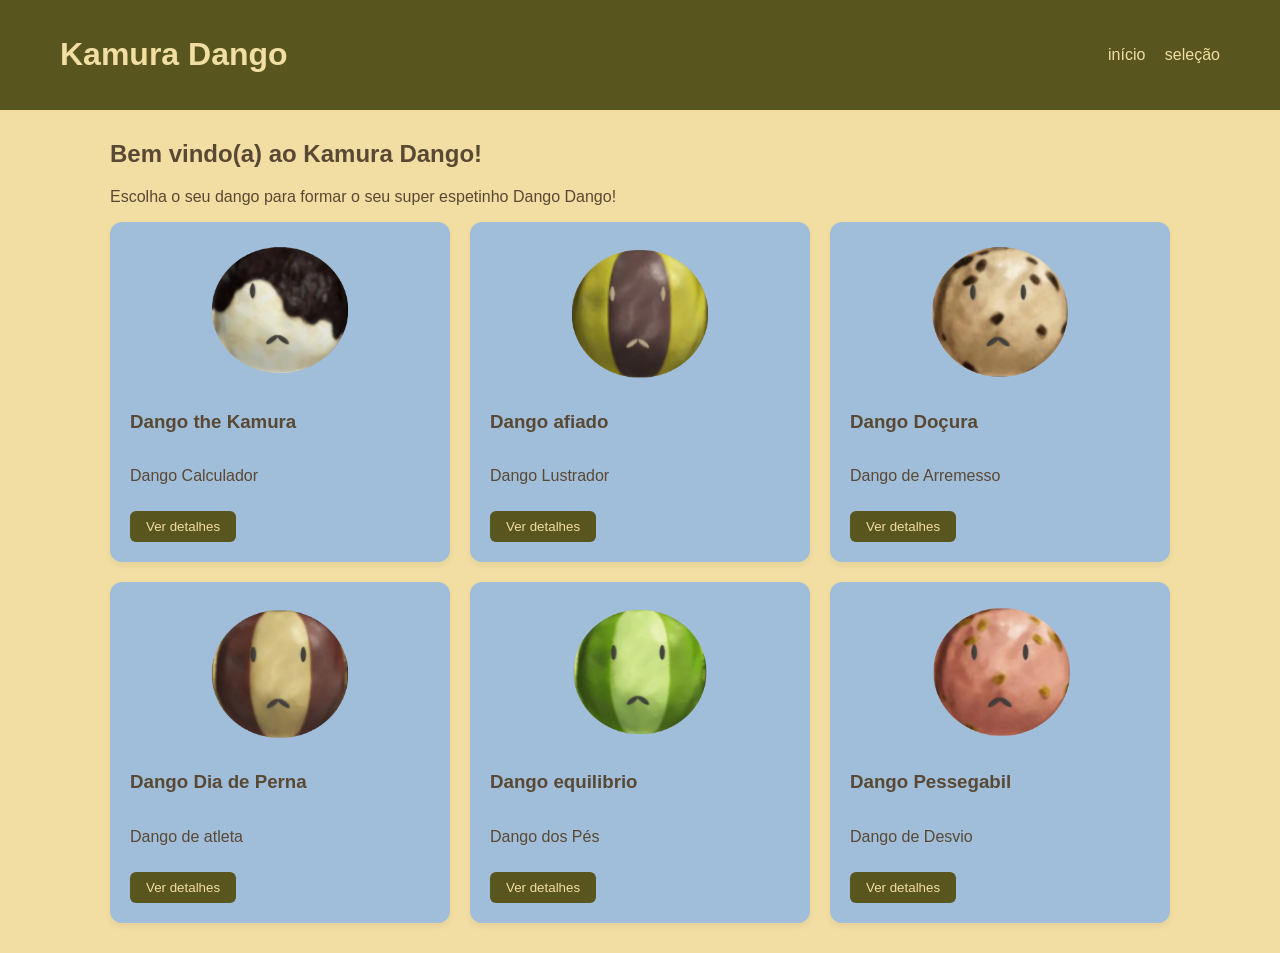
<file: index.html>
<!DOCTYPE html>
<html lang="pt-br">
<head>
    <meta charset="UTF-8">
    <meta name="viewport" content="width=device-width, initial-scale=1.0">
    <meta http-equiv="X-UA-Compatible" content="ie=edge">
    <link rel="stylesheet" href="src/css/style.css?v=1">
    <title>Kamura Dango</title>
</head>
<body>
    <header>
        <h1>Kamura Dango</h1>
        <nav>
            <a href="index.html">início</a>
            <a href="src/html/formulario.html"> seleção</a>
        </nav>
    </header>

    <main class="principal">

        <section>
            <h2>Bem vindo(a) ao Kamura Dango!</h2>
            <p>Escolha o seu dango para formar o seu super espetinho Dango Dango!</p>
        </section>


        <!--MENU DOS DANGOS-->

        <section class="produtos">

            <div class="card">
                <abbr title="Kamura">
                    <a href="src/html/kamuraDango.html">
                        <img src="src/imagens/kamura_dango.png" alt="Dango the Kamura">
                    </a>
                </abbr>

                <h3>Dango the Kamura</h3>
                <p>Dango Calculador</p>
                <a href="src/html/kamuraDango.html">
                    <button class="dangoBotao">Ver detalhes</button>
                </a>
            </div>

            <div class="card">
                <abbr title="afiado">
                    <a href="src/html/afiadoDango.html">
                        <img src="src/imagens/afiado_dango.png" alt="Dango afiado">
                    </a>
                </abbr>

                <h3>Dango afiado</h3>
                <p>Dango Lustrador</p>
                <a href="src/html/afiadoDango.html">
                    <button class="dangoBotao">Ver detalhes</button>
                </a>
            </div>

            <div class="card">
                <abbr title="docura">
                    <a href="src/html/docuraDango.html">
                        <img src="src/imagens/docura_dango.png" alt="Dango docura">
                    </a>
                </abbr>

                <h3>Dango Doçura</h3>
                <p>Dango de Arremesso</p>
                <a href="src/html/docuraDango.html">
                    <button class="dangoBotao">Ver detalhes</button>
                </a>
            </div>

            <div class="card">
                <abbr title="diadeperna">
                    <a href="src/html/diadepernaDango.html">
                        <img src="src/imagens/diadeperna_dango.png" alt="Dango dia de perna">
                    </a>
                </abbr>

                <h3>Dango Dia de Perna</h3>
                <p>Dango de atleta</p>
                <a href="src/html/diadepernaDango.html">
                    <button class="dangoBotao">Ver detalhes</button>
                </a>
            </div>

            <div class="card">
                <abbr title="equilibrio">
                    <a href="src/html/equilibrioDango.html">
                        <img src="src/imagens/equilibrio_dango.png" alt="Dango equilibrio">
                    </a>
                </abbr>

                <h3>Dango equilibrio</h3>
                <p>Dango dos Pés</p>
                <a href="src/html/equilibrioDango.html">
                    <button class="dangoBotao">Ver detalhes</button>
                </a>
            </div>

            <div class="card">
                <abbr title="pessegabil">
                    <a href="src/html/pessegabil.html">
                        <img src="src/imagens/pessegábil_dango.png" alt="Dango pessegabil">
                    </a>
                </abbr>
                <h3>Dango Pessegabil</h3>
                <p>Dango de Desvio</p>
                <a href="src/html/pessegabil.html">
                    <button class="dangoBotao">Ver detalhes</button>
                </a>
            </div>
        </section>

    </main>

    <!--CONECTAR AO JAVASCRIPT PARA AS INTERAÇÕES COM OS DANGOS-->
    <script src="src/js/script.js"></script>
    
</body>
</html>
</file>
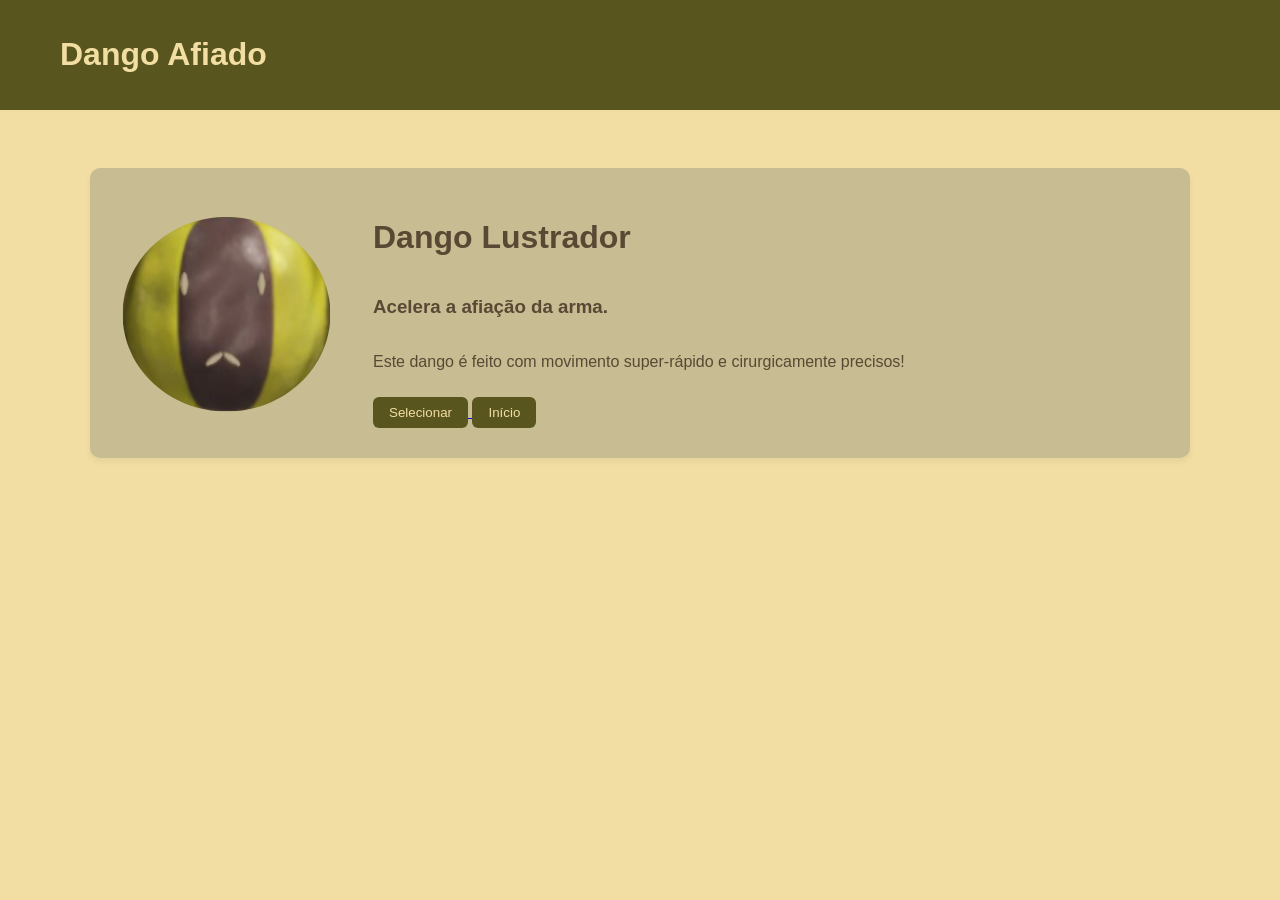
<file: src/html/afiadoDango.html>
<!DOCTYPE html>
<html lang="pt-br">
<head>
    <meta charset="UTF-8">
    <meta name="viewport" content="width=device-width, initial-scale=1.0">
    <meta http-equiv="X-UA-Compatible" content="ie=edge">
    <link rel="stylesheet" href="../css/style.css?v=1">
    <title>Dango Afiado</title>
</head>
<body>
    <header>
        <h1>Dango Afiado</h1>
    </header>
    <br>

    <main class="detalhes">
        <abbr title="Dango Afiado">
            <img src="../imagens/afiado_dango.png" alt="Dango Afiado">
        </abbr>

        <div class="detalheTexto">
            <h1>Dango Lustrador</h1>
            <h3>Acelera a afiação da arma.</h3>
            <p>Este dango é feito com movimento super-rápido e cirurgicamente precisos!</p>
        
            <nav>
                <a href="formulario.html">
                    <button class="dangoBotao">Selecionar</button>
                </a>
                <a href="../../index.html">
                    <button class="newpage">Início</button>
                </a>
            </nav>
        </div>
    </main>

    <!--CONECTAR AO JAVASCRIPT PARA AS INTERAÇÕES COM OS DANGOS-->
    <script src="../js/script.js?v=2"></script>
    
</body>
</html>
</file>
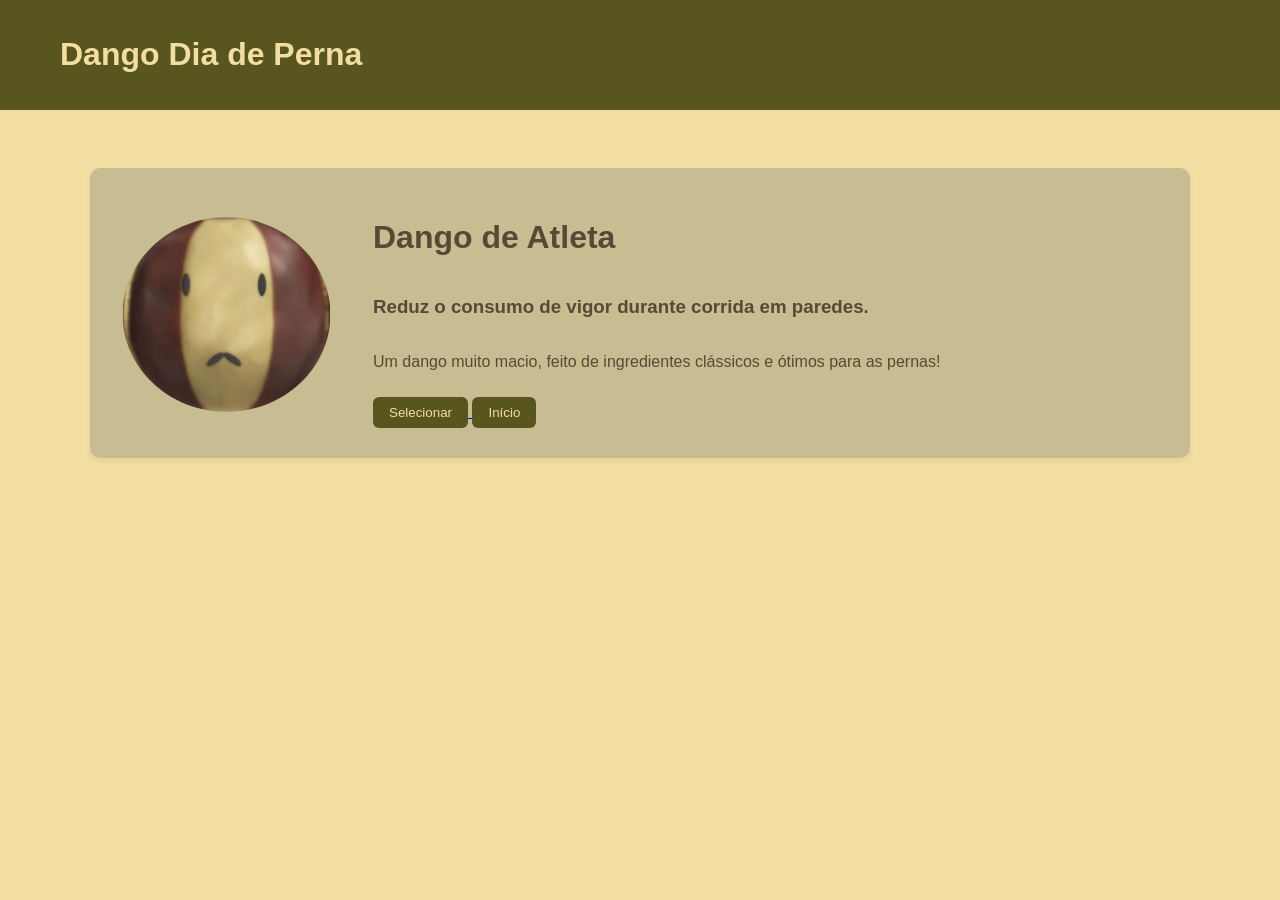
<file: src/html/diadepernaDango.html>
<!DOCTYPE html>
<html lang="pt-br">
<head>
    <meta charset="UTF-8">
    <meta name="viewport" content="width=device-width, initial-scale=1.0">
    <meta http-equiv="X-UA-Compatible" content="ie=edge">
    <link rel="stylesheet" href="../css/style.css?v=1">
    <title>Dango Dia de Perna</title>
</head>
<body>
    <header>
        <h1>Dango Dia de Perna</h1>
    </header>
    <br>

    <main class="detalhes">
        <abbr title="Dango Dia de Perna">
            <img src="../imagens/diadeperna_dango.png" alt="Dango Dia de Perna">
        </abbr>

        <div class="detalheTexto">
            <h1>Dango de Atleta</h1>
            <h3>Reduz o consumo de vigor durante corrida em paredes.</h3>
            <p>Um dango muito macio, feito de ingredientes clássicos e ótimos para as pernas!</p>
        
            <nav>
                <a href="formulario.html">
                    <button class="dangoBotao">Selecionar</button>
                </a>
                <a href="../../index.html">
                    <button class="newpage">Início</button>
                </a>
            </nav>
        </div>
    </main>

    <!--CONECTAR AO JAVASCRIPT PARA AS INTERAÇÕES COM OS DANGOS-->
    <script src="../js/script.js?v=2"></script>
    
</body>
</html>
</file>
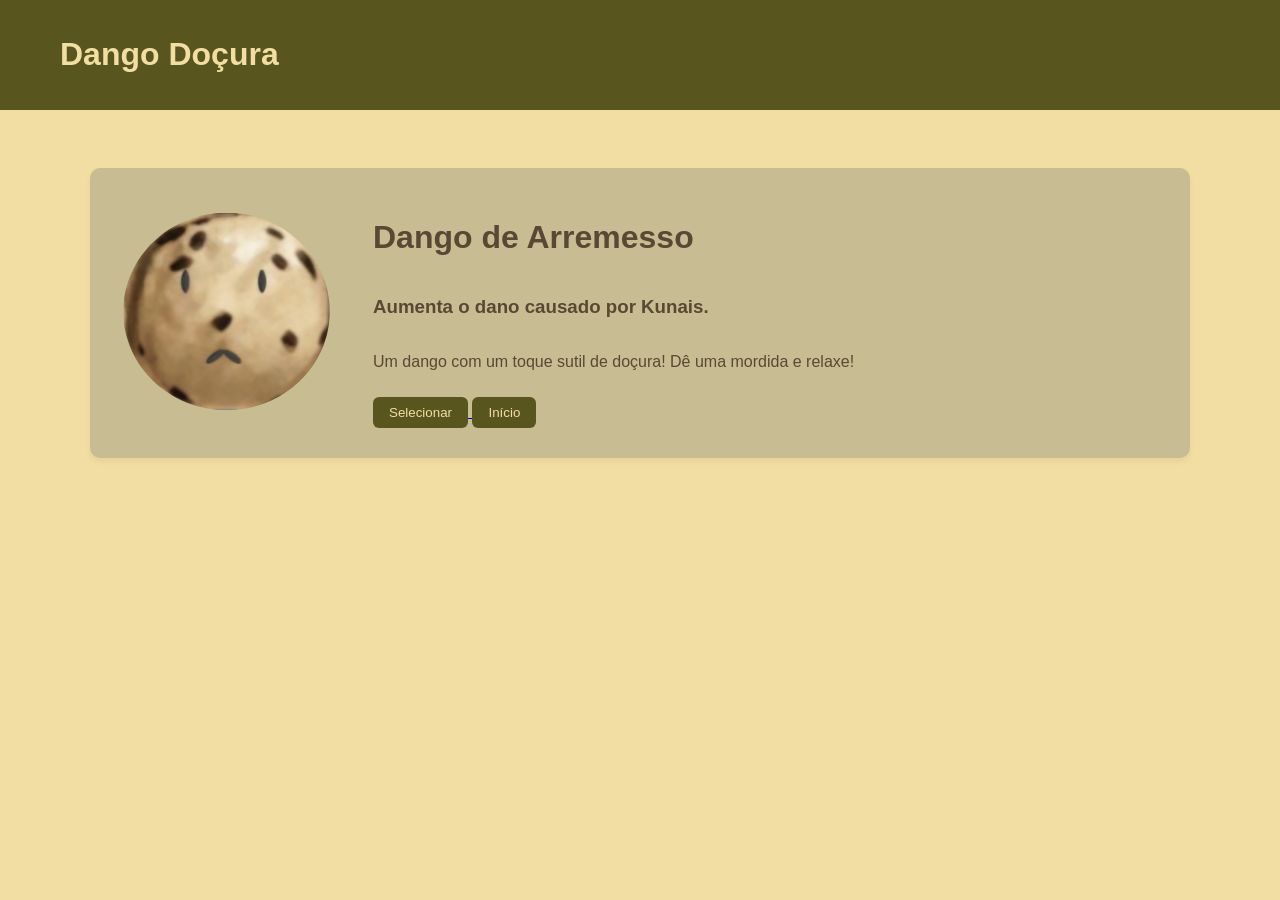
<file: src/html/docuraDango.html>
<!DOCTYPE html>
<html lang="pt-br">
<head>
    <meta charset="UTF-8">
    <meta name="viewport" content="width=device-width, initial-scale=1.0">
    <meta http-equiv="X-UA-Compatible" content="ie=edge">
    <link rel="stylesheet" href="../css/style.css?v=1">
    <title>Dango Doçura</title>
</head>
<body>
    <header>
        <h1>Dango Doçura</h1>
    </header>
    <br>

    <main class="detalhes">
        <abbr title="Dango docura">
            <img src="../imagens/docura_dango.png" alt="Dango Docura">
        </abbr>

        <div class="detalheTexto">
            <h1>Dango de Arremesso</h1>
            <h3>Aumenta o dano causado por Kunais.</h3>
            <p>Um dango com um toque sutil de doçura! Dê uma mordida e relaxe!</p>
        
            <nav>
                <a href="formulario.html">
                    <button class="dangoBotao">Selecionar</button>
                </a>
                <a href="../../index.html">
                    <button class="newpage">Início</button>
                </a>
            </nav>
        </div>
    </main>

    <!--CONECTAR AO JAVASCRIPT PARA AS INTERAÇÕES COM OS DANGOS-->
    <script src="../js/script.js?v=2"></script>
    
</body>
</html>
</file>
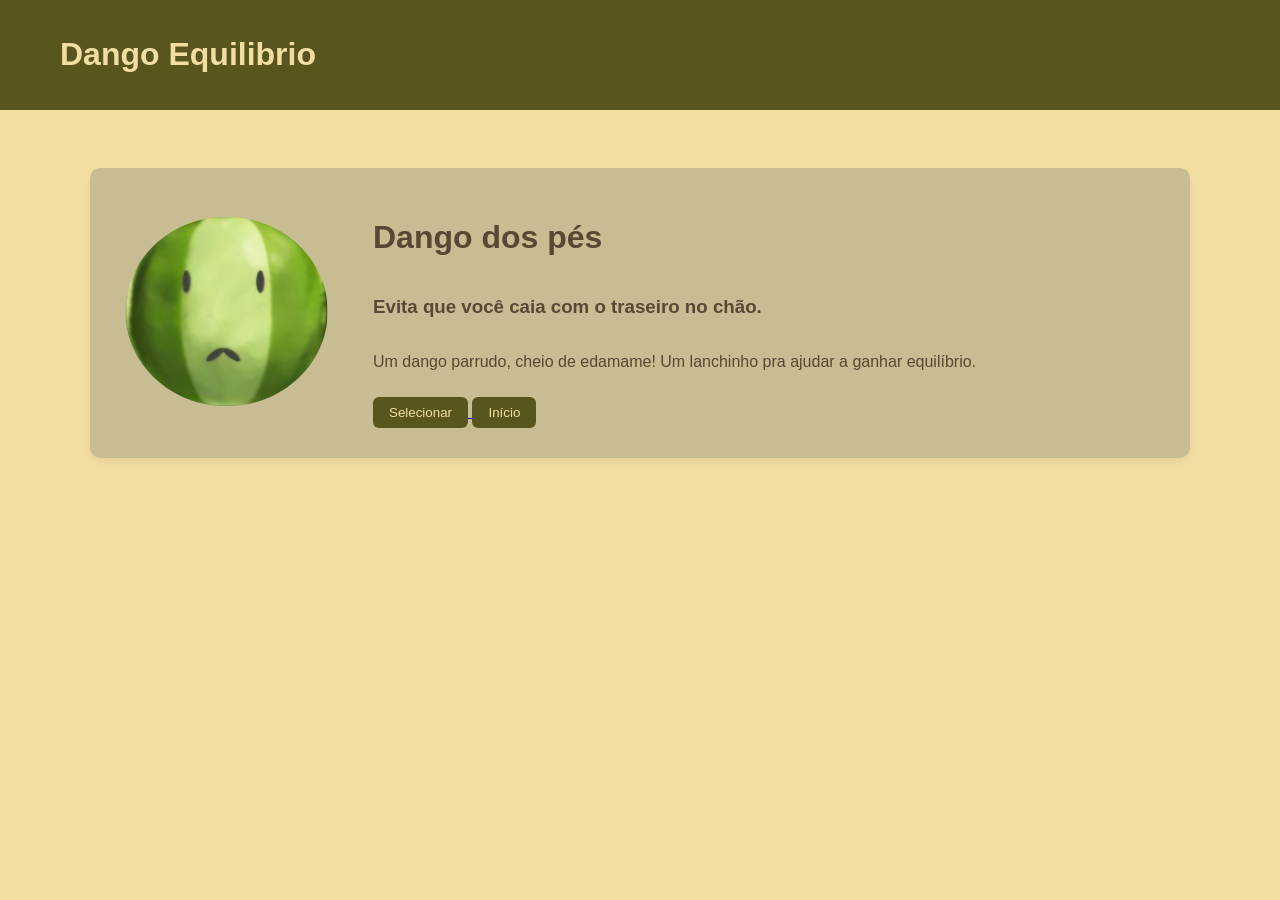
<file: src/html/equilibrioDango.html>
<!DOCTYPE html>
<html lang="pt-br">
<head>
    <meta charset="UTF-8">
    <meta name="viewport" content="width=device-width, initial-scale=1.0">
    <meta http-equiv="X-UA-Compatible" content="ie=edge">
    <link rel="stylesheet" href="../css/style.css?v=1">
    <title>Dango Equilibrio</title>
</head>
<body>
    <header>
        <h1>Dango Equilibrio</h1>
    </header>
    <br>

    <main class="detalhes">
        <abbr title="Dango Equilibrio">
            <img src="../imagens/equilibrio_dango.png" alt="Dango Equilibrio">
        </abbr>

        <div class="detalheTexto">
            <h1>Dango dos pés</h1>
            <h3>Evita que você caia com o traseiro no chão.</h3>
            <p>Um dango parrudo, cheio de edamame! Um lanchinho pra ajudar a ganhar equilíbrio.</p>
        
            <nav>
                <a href="formulario.html">
                    <button class="dangoBotao">Selecionar</button>
                </a>
                <a href="../../index.html">
                    <button class="newpage">Início</button>
                </a>
            </nav>
        </div>
    </main>

    <!--CONECTAR AO JAVASCRIPT PARA AS INTERAÇÕES COM OS DANGOS-->
    <script src="../js/script.js?v=2"></script>
    
</body>
</html>
</file>
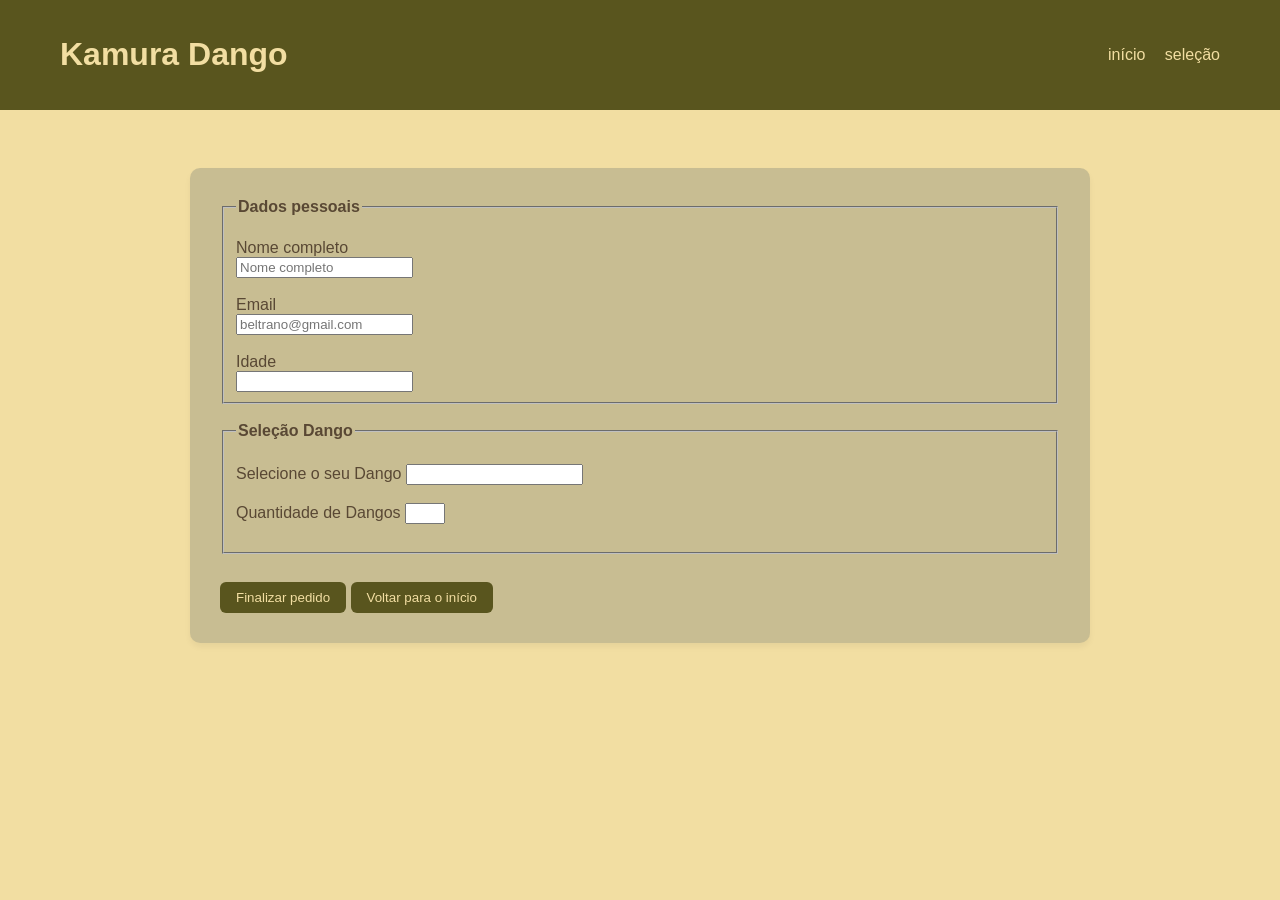
<file: src/html/formulario.html>
<!DOCTYPE html>
<html lang="pt-br">
<head>
    <meta charset="UTF-8">
    <meta name="viewport" content="width=device-width, initial-scale=1.0">
    <meta http-equiv="X-UA-Compatible" content="ie=edge">
    <link rel="stylesheet" href="../css/style.css?v=1">
    <title>Seleção Dango</title>
</head>
<body>
    <header>
        <h1>Kamura Dango</h1>
        <nav>
            <a href="../../index.html">início</a>
            <a href="formulario.html"> seleção</a>
        </nav>
    </header>
    <br>

    <main class="formulario">
        <form action="../php/formulario.php" method="post">

            <fieldset>
                <legend><strong>Dados pessoais</strong></legend>
                <br>
                <div>
                    <label for="idnome">Nome completo</label>
                    <br>
                    <input type="text" name="nome" id="idnome" placeholder="Nome completo" required>
                </div>
                <br>
                <div>
                    <label for="idmail">Email</label>
                    <br>
                    <input type="email" name="email" id="idmail" placeholder="beltrano@gmail.com" required>
                </div>
                <br>
                <div>
                    <label for="ididade">Idade</label>
                    <br>
                    <input type="number" name="idade" id="ididade" min="18" required>
                </div>
            </fieldset>

            <br>

            <fieldset>
                <legend><strong>Seleção Dango</strong></legend>
                <br>
                <div>
                    <label for="iddango">Selecione o seu Dango</label>
                    <input type="text" name="dango" id="iddango" list="dangodango">
                    <datalist id="dangodango">
                        <option value="Dango the Kamura"></option>
                        <option value="Dango Afiado"></option>
                        <option value="Dango Doçura"></option>
                        <option value="Dango Dia de Perna"></option>
                        <option value="Dango Equilíbrio"></option>
                        <option value="Dango Pessegabil"></option>
                    </datalist>

                </div>
                <br>
                <div>
                    <label for="idnumero">Quantidade de Dangos</label>
                    <input type="number" name="numDangos" id="idnumero" min="1" max="3">
                </div>
                <br>
            </fieldset>

            <br>

            <!--BOTÕES DE FINALIZAÇÃO-->
            <button type="submit" class="dangoBotao">Finalizar pedido</button>

            <a href="../../index.html">
                <button type="button" class="newpage">Voltar para o início</button>
            </a>

        </form>

    </main>
    
</body>
</html>
</file>
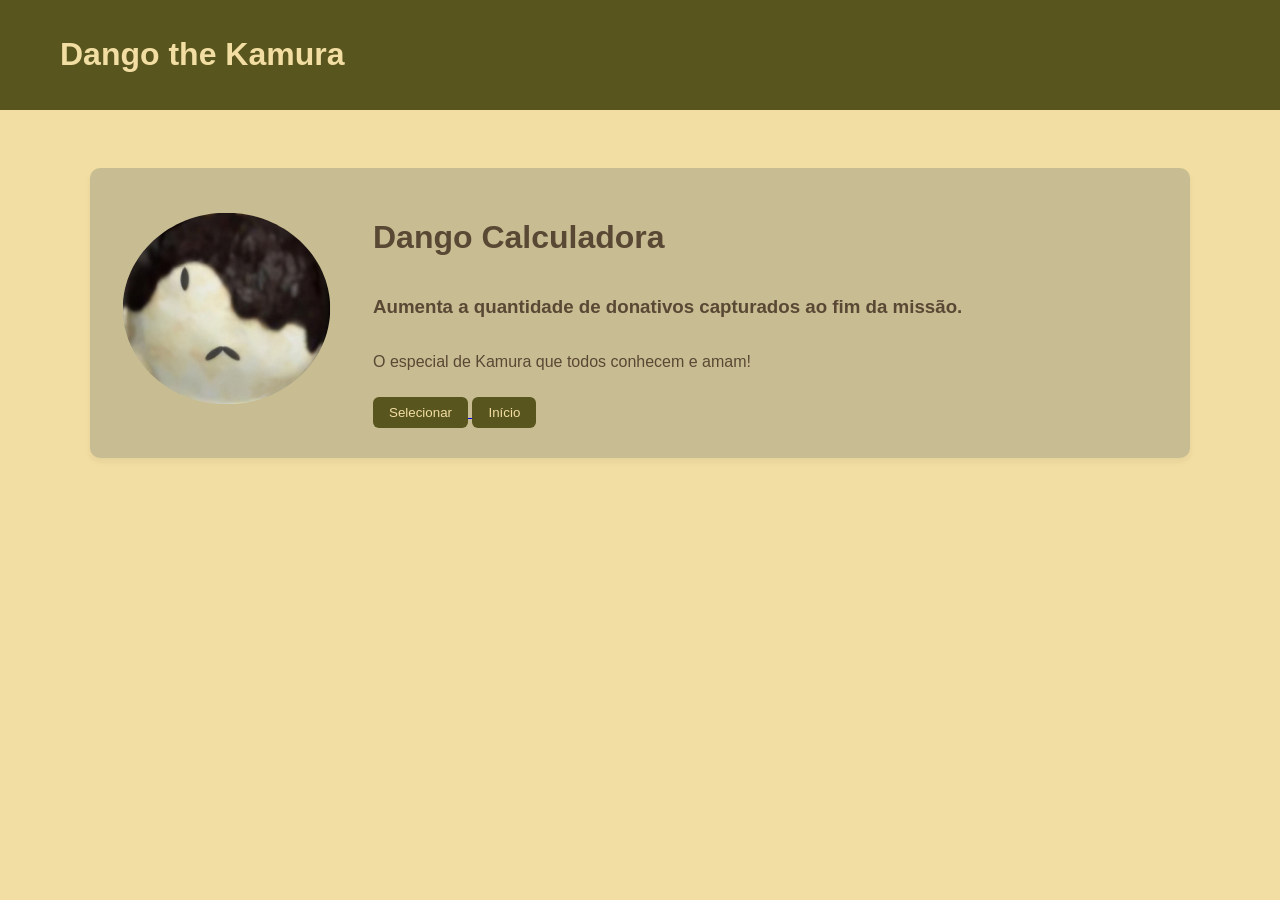
<file: src/html/kamuraDango.html>
<!DOCTYPE html>
<html lang="pt-br">
<head>
    <meta charset="UTF-8">
    <meta name="viewport" content="width=device-width, initial-scale=1.0">
    <meta http-equiv="X-UA-Compatible" content="ie=edge">
    <link rel="stylesheet" href="../css/style.css?v=1">
    <title>Dango the Kamura</title>
</head>
<body>
    <header>
        <h1>Dango the Kamura</h1>
    </header>
    <br>

    <main class="detalhes">
        <abbr title="Dango the Kamura">
            <img src="../imagens/kamura_dango.png" alt="Dango the Kamura">
        </abbr>

        <div class="detalheTexto">
            <h1>Dango Calculadora</h1>
            <h3>Aumenta a quantidade de donativos capturados ao fim da missão.</h3>
            <p>O especial de Kamura que todos conhecem e amam!</p>
        
            <nav>
                <a href="formulario.html">
                    <button class="dangoBotao">Selecionar</button>
                </a>
                <a href="../../index.html">
                    <button class="newpage">Início</button>
                </a>
            </nav>
        </div>
    </main>

    <!--CONECTAR AO JAVASCRIPT PARA AS INTERAÇÕES COM OS DANGOS-->
    <script src="../js/script.js?v=2"></script>
    
</body>
</html>
</file>
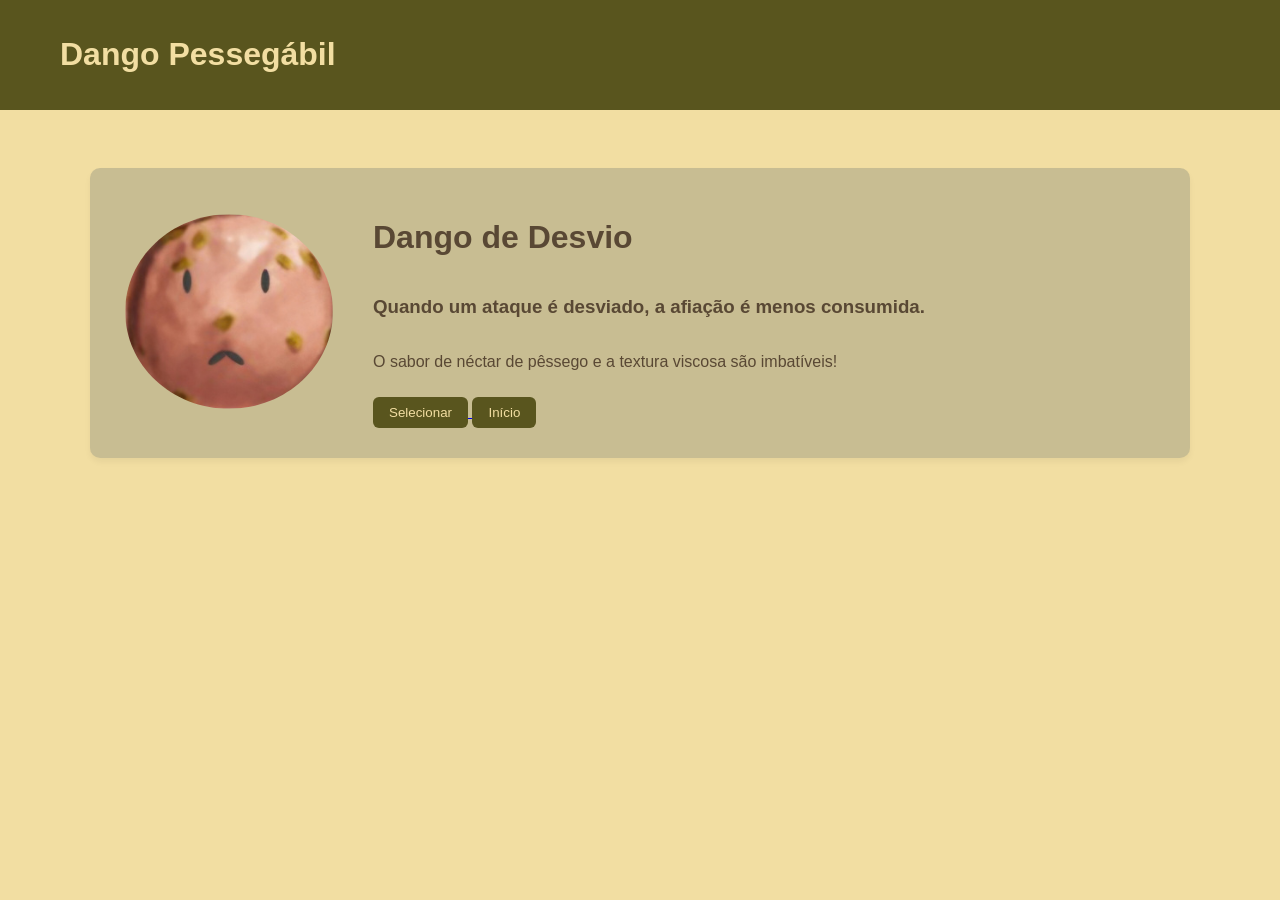
<file: src/html/pessegabil.html>
<!DOCTYPE html>
<html lang="pt-br">
<head>
    <meta charset="UTF-8">
    <meta name="viewport" content="width=device-width, initial-scale=1.0">
    <meta http-equiv="X-UA-Compatible" content="ie=edge">
    <link rel="stylesheet" href="../css/style.css?v=1">
    <title>Dango Pessegábil</title>
</head>
<body>
    <header>
        <h1>Dango Pessegábil</h1>
    </header>
    <br>

    <main class="detalhes">
        <abbr title="Dango Pessegábil">
            <img src="../imagens/pessegábil_dango.png" alt="Dango Pessegábil">
        </abbr>

        <div class="detalheTexto">
            <h1>Dango de Desvio</h1>
            <h3>Quando um ataque é desviado, a afiação é menos consumida.</h3>
            <p>O sabor de néctar de pêssego e a textura viscosa são imbatíveis!</p>
        
            <nav>
                <a href="formulario.html">
                    <button class="dangoBotao">Selecionar</button>
                </a>
                <a href="../../index.html">
                    <button class="newpage">Início</button>
                </a>
            </nav>
        </div>
    </main>

    <!--CONECTAR AO JAVASCRIPT PARA AS INTERAÇÕES COM OS DANGOS-->
    <script src="../js/script.js?v=2"></script>
    
</body>
</html>
</file>
<file: src/css/style.css>
@charset "UTF-8";

/*
LISTA DE CORES DA IMAGEM INICIAL DO JOGO:
#59551E -> cor do cabeçalho
#F2DEA2 -> cor do fundo e letras cabeçalho
#594834 -> letras texto 
#A0BED9 -> detalhe azul
#731F35 -> detalhe vinho
*/

* {
    box-sizing: border-box;
}

body {
    background-color: #F2DEA2;
    margin: 0;
    padding: 0;
    color: #594834;
    font-family: sans-serif;
}

header {
    display: flex;
    justify-content: space-between;
    align-items: center;
    background-color: #59551E;
    color: #F2DEA2;
    padding: 15px 60px;
}

header a{
    color: #F2DEA2;
    text-decoration: none;
    margin-left: 15px;
}



.principal {
    max-width: 1100px;
    margin: 30px auto;
    padding: 0 20px;
}

.produtos {
    display: grid;
    grid-template-columns: repeat(3, 1fr);
    gap: 20px;
}

.card {
    background-color: #A0BED9;
    border-radius: 12px;
    padding: 20px;
    display: flex;
    flex-direction: column;
    justify-content: space-between;
    align-items: flex-start;
    box-shadow: 0 4px 6px rgba(0, 0, 0, 0.05);
}

.card abbr, .card a {
    display: block;
    width: 100%;
    text-decoration: none;
}

.card img {
    width: 100%;
    max-width: 140px;
    height: 140px;
    object-fit: contain;
    display: block;
    margin: 0 auto 10px auto;
}

.dangoBotao {
    cursor: pointer;
    background-color: #59551E;
    color: #F2DEA2;
    border: none;
    padding: 8px 16px;
    border-radius: 6px;
    margin-top: 10px;
}

.dangoBotao:hover {
    background-color: #731F35;
}

.newpage {
    cursor: pointer;
    background-color: #59551E;
    color: #F2DEA2;
    border: none;
    padding: 8px 16px;
    border-radius: 6px;
    margin-top: 10px;
}

.newpage:hover {
    background-color: #A0BED9;
}


.detalhes {
    display: flex;
    flex-direction: row;
    align-items: center;
    gap: 40px;
    max-width: 1100px;
    margin: 40px auto;
    padding: 30px;
    background-color: #4456633d;
    border-radius: 10px;
    box-shadow: 0 4px 6px rgba(0, 0, 0, 0.05);
}

.detalheTexto {
    display: flex;
    flex-direction: column;
    align-items: flex-start;
    flex: 1;
}

.formulario{
    display: flex;
    flex-direction: column;

    max-width: 900px;        
    width: 90%;              
    margin: 40px auto;       

    padding: 30px;
    background-color: #4456633d;
    border-radius: 10px;
    box-shadow: 0 4px 6px rgba(0, 0, 0, 0.05);
    box-sizing: border-box;
}
</file>
